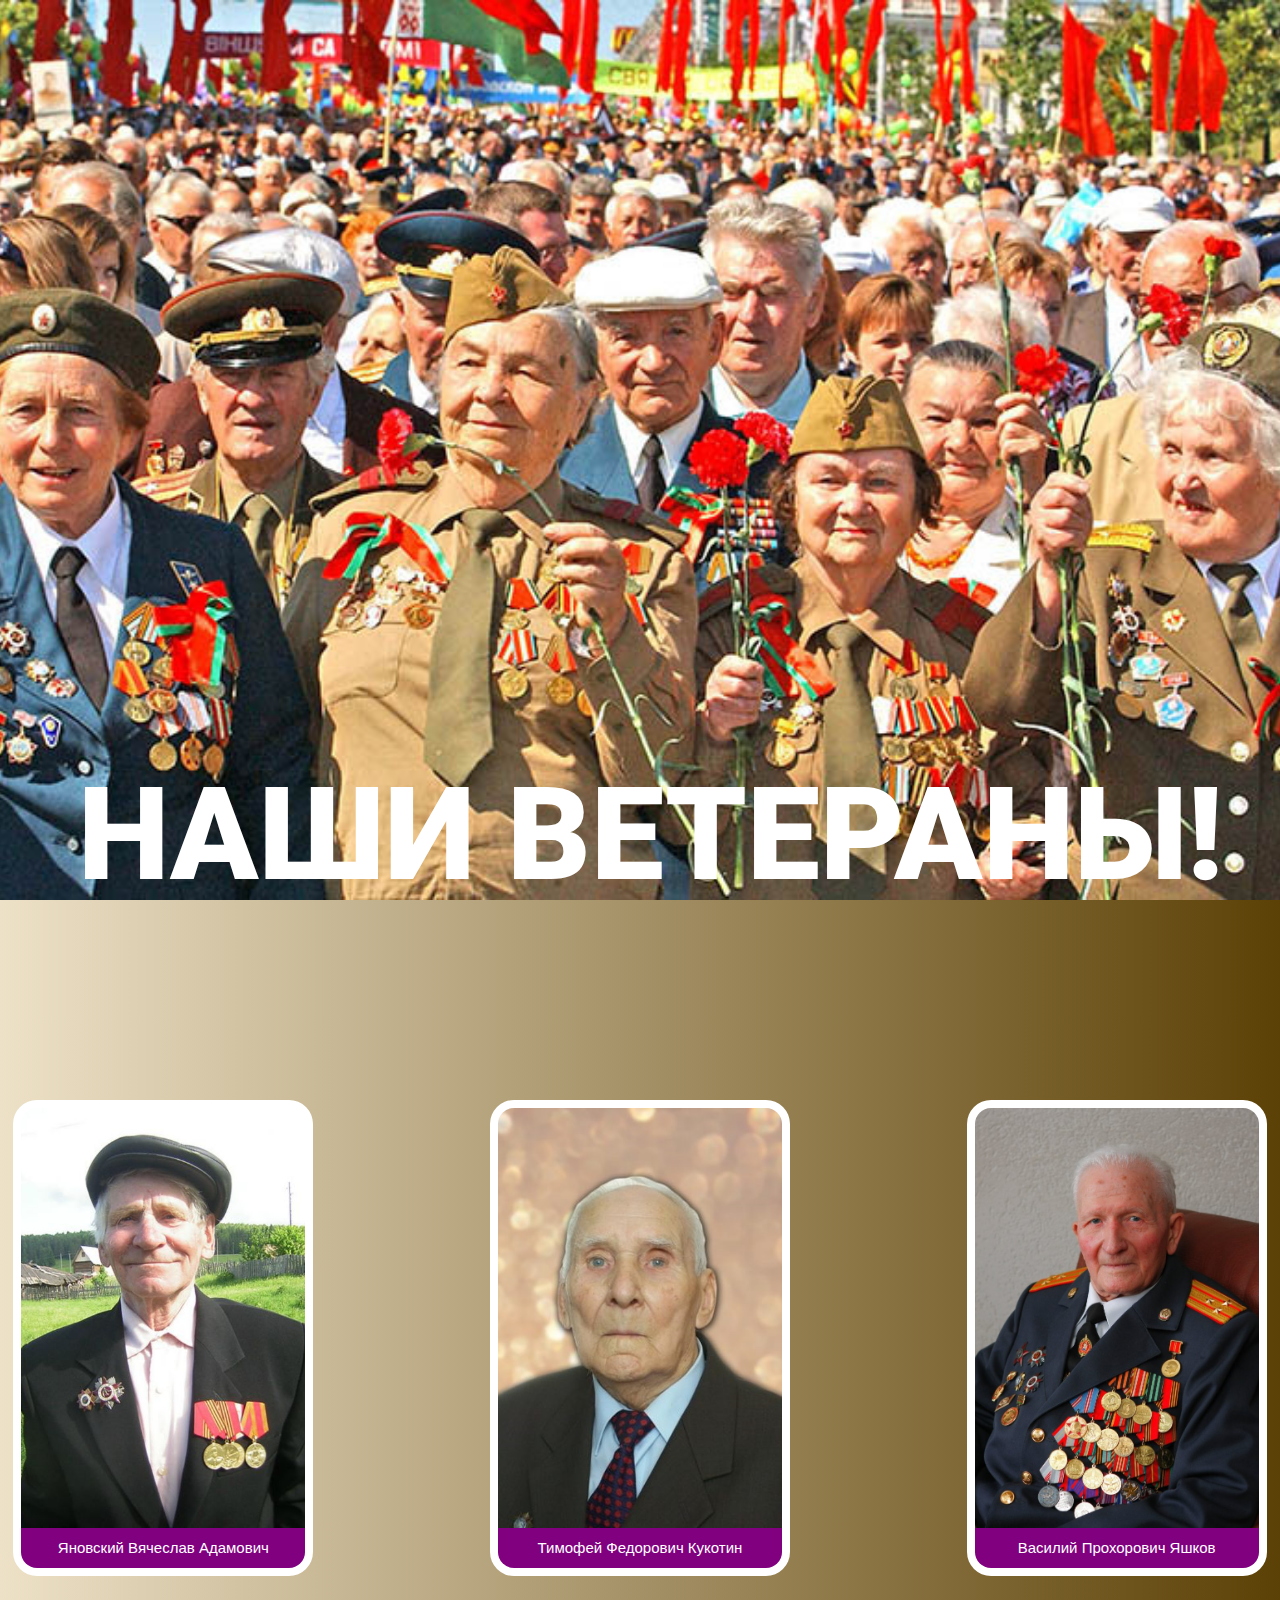
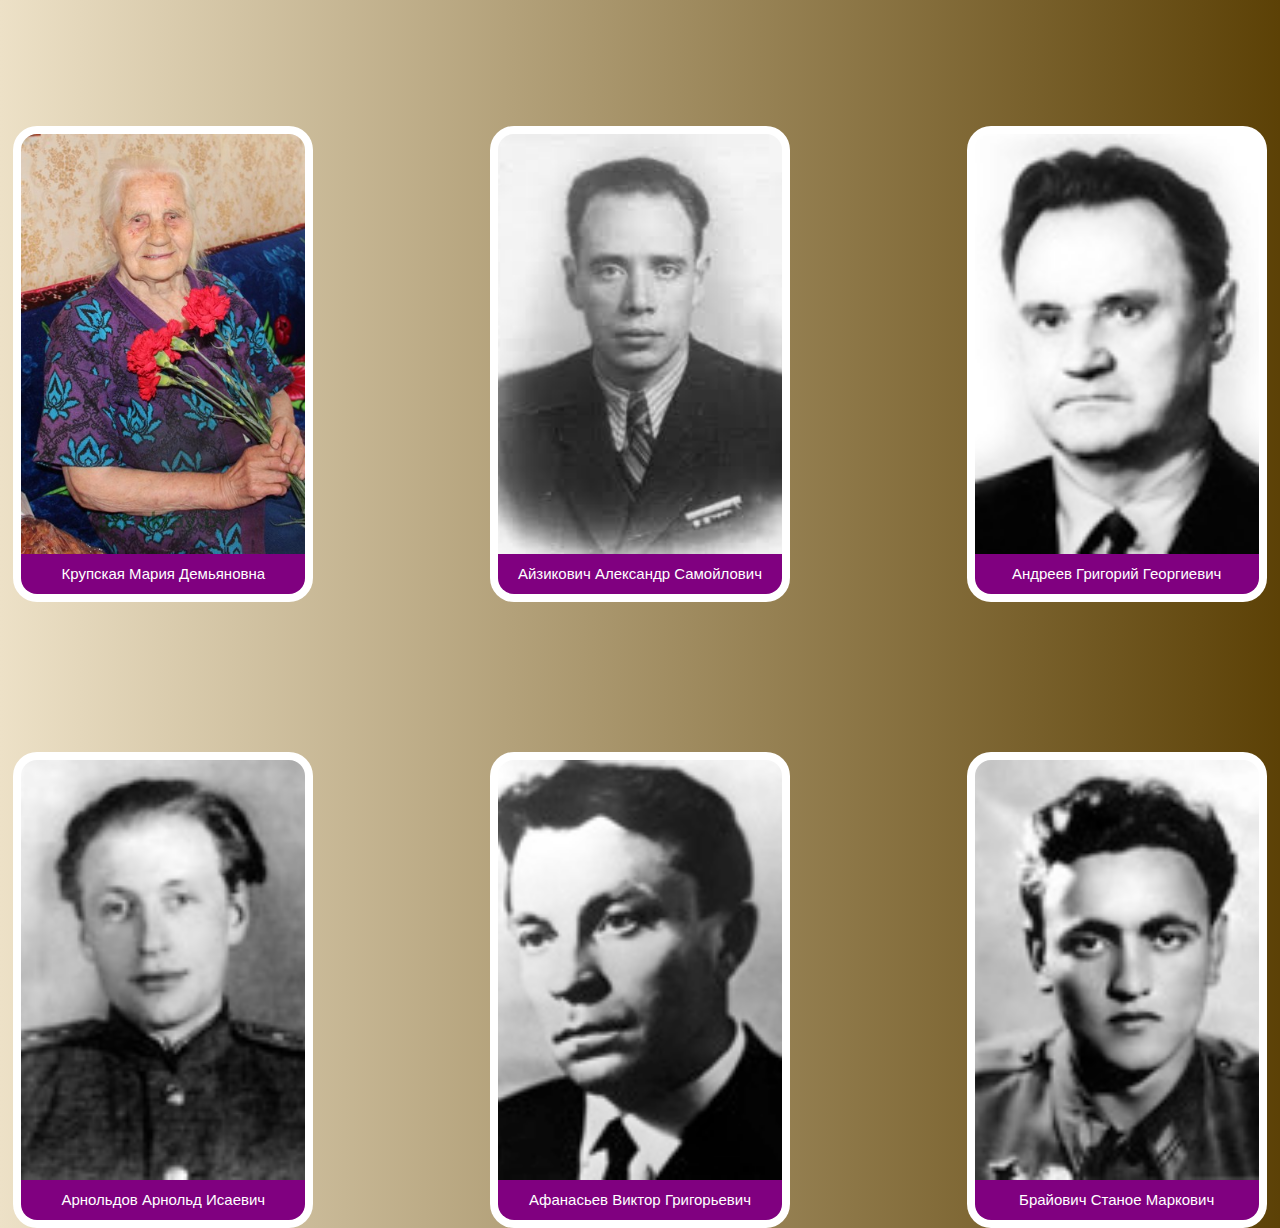
<file: veterans-main/index.html>
<html lang="en">
<head>
	<meta charset="UTF-8">
	<meta name="viewport" content="width=device-width, initial-scale=1.0">
	<title>Ветераны</title>
	<link rel="preconnect" href="https://fonts.googleapis.com">
<link rel="preconnect" href="https://fonts.gstatic.com" crossorigin>
<link href="https://fonts.googleapis.com/css2?family=Roboto:wght@400;700;900&display=swap" rel="stylesheet">
<link rel="stylesheet" href="css/veterans.css">
</head>
<body>
<header>
<div class="header-container">
		<div class="header__title">НАШИ ВЕТЕРАНЫ!</div>
</div>
</header>
<main>

	<div class="catalog__wrapper">
		<div class="catalog__wrap__list">
		<ul class="catalog__list">
		<li class="catalog__item">
			<article class="product">
				<img src="img2/1.png" class="product__image">
				<h3 class="product__title">
				<a href="p1.html">	<button class="product__detail"> Яновский Вячеслав Адамович </button>
			</a>	</h3>
				<div class="details"></div>
			</article>
		</li>


		<li class="catalog__item">
			<article class="product">
				<img src="img2/2.png"  class="product__image">
				<h3 class="product__title">
			<a href="p2.html">		<button class="product__detail">Тимофей Федорович Кукотин</button></a>
				</h3>
				<div class="details"></div>
			</article>
		</li>


		<li class="catalog__item">
			<article class="product">
				<img src="img2/3.jpg" alt="Мясная бомба" class="product__image">
				<h3 class="product__title">
		<a href="p3.html">		<button class="product__detail">Василий Прохорович Яшков</button></a>
				</h3>
				<div class="details"></div>
			</article>
		</li>


		<li class="catalog__item">
			<article class="product">
				<img src="img2/4.jpg" alt="Мясная бомба" class="product__image">
				<h3 class="product__title">
			<a href="p4.html">		<button class="product__detail">Крупская Мария Демьяновна</button></a>
				</h3>
				<div class="details"></div>
			</article>
		</li>


		<li class="catalog__item">
			<article class="product">
				<img src="img2/5.png"  class="product__image">
				<h3 class="product__title">
			<a href="p5.html">		<button class="product__detail">Айзикович Александр Самойлович</button></a>
				</h3>
				<div class="details"></div>
			</article>
		</li>


		<li class="catalog__item">
			<article class="product">
				<img src="img2/6.jpg"  class="product__image">
				<h3 class="product__title">
			<a href="p6.html">		<button class="product__detail">Андреев Григорий Георгиевич </button></a>
				</h3>
				<div class="details"></div>
			</article>
		</li>


		<li class="catalog__item">
			<article class="product">
				<img src="img2/7.jpg" alt="Мясная бомба" class="product__image">
				<h3 class="product__title">
		<a href="p7.html">			<button class="product__detail">Арнольдов Арнольд Исаевич</button></a>
				</h3>
				<div class="details"></div>
			</article>
		</li>


		<li class="catalog__item">
			<article class="product">
				<img src="img2/8.jpg" alt="Мясная бомба" class="product__image">
				<h3 class="product__title">
				<a href="p8.html">	<button class="product__detail">Афанасьев Виктор Григорьевич</button>
					</a>
				</h3>
				<div class="details"></div>
			</article>
		</li>


		<li class="catalog__item">
			<article class="product">
				<img src="img2/9.jpg"  class="product__image">
				<h3 class="product__title">
				<a href="p9.html">	<button class="product__detail">Брайович Станое Маркович</button></a>
				</h3>
				<div class="details"></div>
			</article>
		</li>

		</ul>
			
	</div>

	</div>
	</div>
</main>

</body>
</html>
</file>
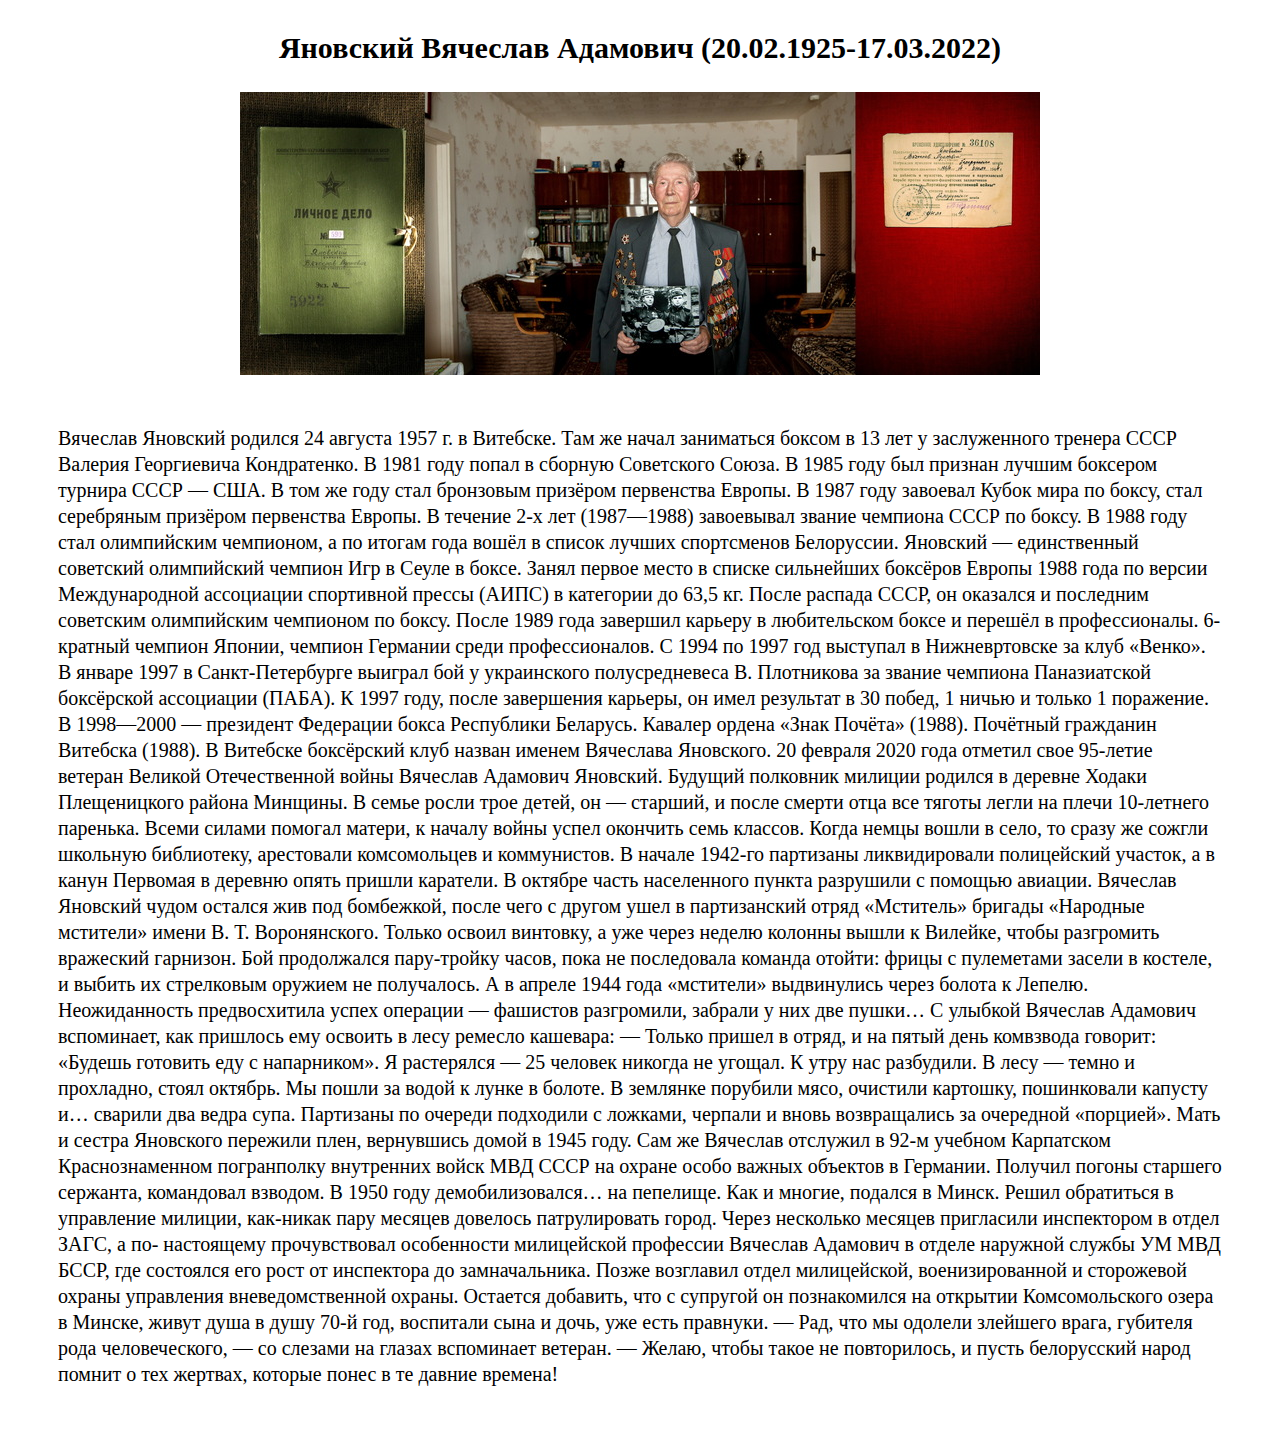
<file: veterans-main/p1.html>
<!DOCTYPE html>
<html lang="en">
<head>
	<meta charset="UTF-8">
	<meta name="viewport" content="width=device-width, initial-scale=1.0">
	<title>Яновский Вячеслав Адамович (20.02.1925-17.03.2022)</title>
	<link rel="stylesheet" href="css/1.css">
</head>
<body>
	<header header__el>
		<div class="title1">Яновский Вячеслав Адамович (20.02.1925-17.03.2022)</div>
		<img src="img2/11.jpg" alt=""  class="img1">

		<div class="content">
			
			
			Вячеслав Яновский родился 24 августа 1957 г. в Витебске. Там же начал заниматься боксом в 13 лет у заслуженного тренера СССР Валерия Георгиевича Кондратенко. В 1981 году попал в сборную Советского Союза. В 1985 году был признан лучшим боксером турнира СССР — США. В том же году стал бронзовым призёром первенства Европы.

В 1987 году завоевал Кубок мира по боксу, стал серебряным призёром первенства Европы. В течение 2-х лет (1987—1988) завоевывал звание чемпиона СССР по боксу.

В 1988 году стал олимпийским чемпионом, а по итогам года вошёл в список лучших спортсменов Белоруссии. Яновский — единственный советский олимпийский чемпион Игр в Сеуле в боксе. Занял первое место в списке сильнейших боксёров Европы 1988 года по версии Международной ассоциации спортивной прессы (АИПС) в категории до 63,5 кг. После распада СССР, он оказался и последним советским олимпийским чемпионом по боксу. После 1989 года завершил карьеру в любительском боксе и перешёл в профессионалы.

6-кратный чемпион Японии, чемпион Германии среди профессионалов.

С 1994 по 1997 год выступал в Нижневртовске за клуб «Венко». В январе 1997 в Санкт-Петербурге выиграл бой у украинского полусредневеса В. Плотникова за звание чемпиона Паназиатской боксёрской ассоциации (ПАБА). К 1997 году, после завершения карьеры, он имел результат в 30 побед, 1 ничью и только 1 поражение.

В 1998—2000 — президент Федерации бокса Республики Беларусь.

Кавалер ордена «Знак Почёта» (1988). Почётный гражданин Витебска (1988). В Витебске боксёрский клуб назван именем Вячеслава Яновского.
			20 февраля 2020 года отметил свое 95-летие ветеран Великой Отечественной войны Вячеслав Адамович Яновский. Будущий полковник милиции родился в деревне Ходаки Плещеницкого района Минщины. В семье росли трое детей, он — старший, и после смерти отца все тяготы легли на плечи 10-летнего паренька. Всеми силами помогал матери, к началу войны успел окончить семь классов. Когда немцы вошли в село, то сразу же сожгли школьную библиотеку, арестовали ком­сомольцев и коммунистов. В начале 1942-го партизаны ликвидировали полицейский участок, а в канун Первомая в деревню опять пришли каратели. В октябре часть насе­ленного пункта разрушили с помощью авиации. Вячеслав Яновский чудом остался жив под бомбежкой, после чего с другом ушел в партизанский отряд «Мститель» бригады «Народные мстители» имени В. Т. Воронянского.

			Только освоил винтовку, а уже через неделю колонны вышли к Вилейке, чтобы разгромить вражеский гарнизон. Бой продолжался пару-тройку часов, пока не последовала команда отойти: фрицы с пулеметами засели в костеле, и выбить их стрелковым оружием не получалось. А в апреле 1944 года «мстители» выдвинулись через болота к Лепе­лю. Неожиданность предвосхитила успех операции — фа­шистов разгромили, забрали у них две пушки…
			
			С улыбкой Вячеслав Адамович вспоминает, как при­шлось ему освоить в лесу ремесло кашевара:
			
			— Только пришел в отряд, и на пятый день комвзвода говорит: «Будешь готовить еду с напарником». Я растерялся — 25 человек никогда не угощал. К утру нас разбуди­ли. В лесу — темно и прохладно, стоял октябрь. Мы пошли за водой к лунке в болоте. В землянке порубили мясо, очистили картошку, пошинковали капусту и… сварили два ведра супа. Партизаны по очереди подходили с ложками, черпали и вновь возвращались за очередной «порцией».
			
			Мать и сестра Яновского пережили плен, вернув­шись домой в 1945 году. Сам же Вячеслав отслужил в 92-м учебном Карпатском Краснознаменном погранпол­ку внутренних войск МВД СССР на охране особо важных объектов в Германии. Получил погоны старшего сержан­та, командовал взводом. В 1950 году демобилизовался… на пепелище. Как и многие, подался в Минск. Решил обратиться в управление милиции, как-никак пару ме­сяцев довелось патрулировать город. Через несколько месяцев пригласили инспектором в отдел ЗАГС, а по- настоящему прочувствовал особенности милицейской профессии Вячеслав Адамович в отделе наружной служ­бы УМ МВД БССР, где состоялся его рост от инспектора до замначальника. Позже возглавил отдел милицейской, военизированной и сторожевой охраны управления вне­ведомственной охраны.		
			Остается добавить, что с супругой он познакомился на открытии Комсомольского озера в Минске, живут душа в душу 70-й год, воспитали сына и дочь, уже есть правнуки.
			
			— Рад, что мы одолели злейшего врага, губителя рода человеческого, — со слезами на глазах вспоминает ветеран. — Желаю, чтобы такое не повторилось, и пусть белорусский народ помнит о тех жертвах, которые понес в те давние времена!</div>
	</header>
</body>
</html>
</file>
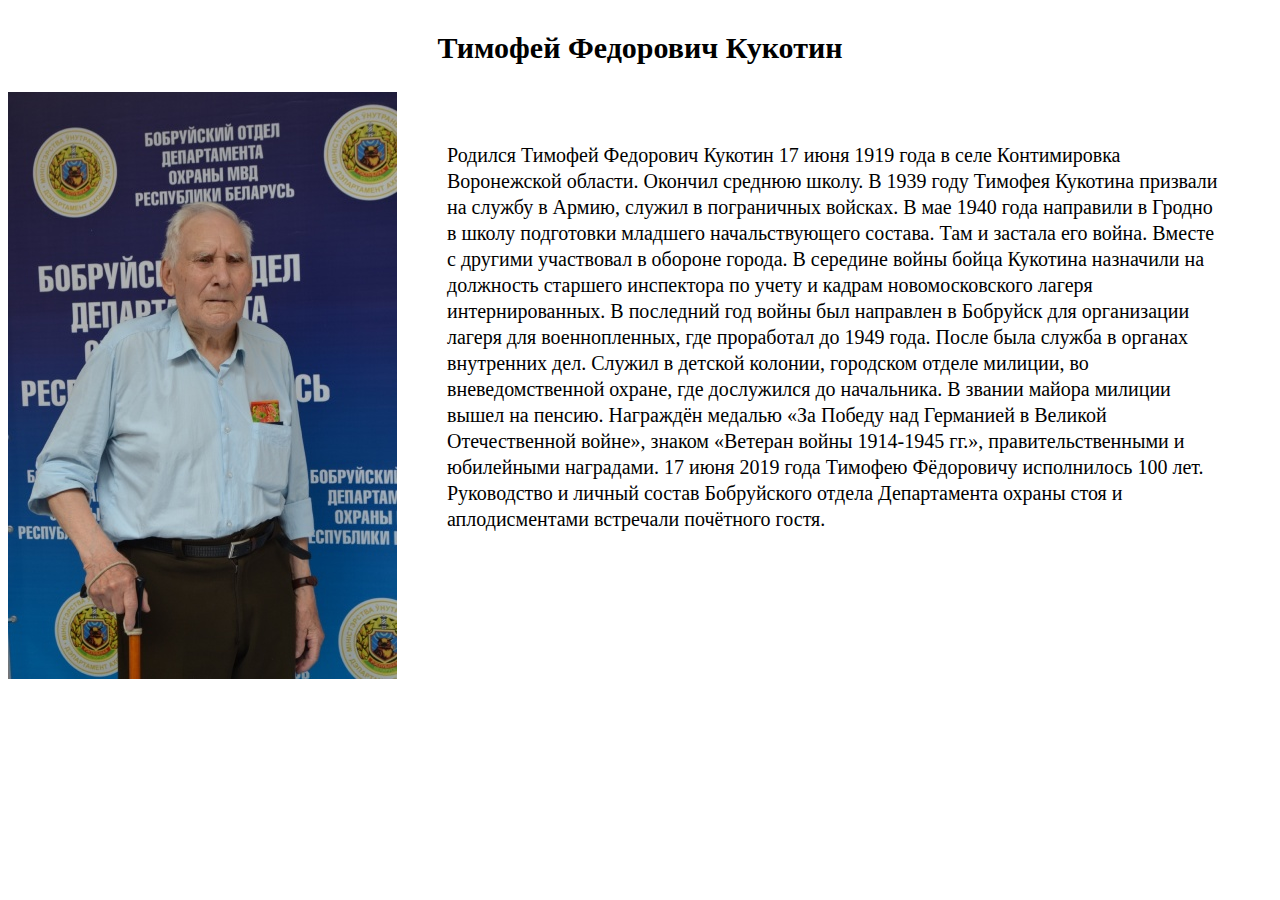
<file: veterans-main/p2.html>
<!DOCTYPE html>
<html lang="en">
<head>
	<meta charset="UTF-8">
	<meta name="viewport" content="width=device-width, initial-scale=1.0">
	<title>Тимофей Федорович Кукотин</title>
	<link rel="stylesheet" href="css/2.css">
</head>
<body>
	<header header__el>

	
		<div class="title1">Тимофей Федорович Кукотин</div>
		<div class="header__content">
		<img src="img2/22.jpg" alt=""  class="img1">

		<div class="content">Родился Тимофей Федорович Кукотин 17 июня 1919 года в селе Контимировка Воронежской области. Окончил среднюю школу.


			В 1939 году Тимофея Кукотина призвали на службу в Армию, служил в пограничных войсках. В мае 1940 года направили в Гродно в школу подготовки младшего начальствующего состава. Там и застала его война. Вместе с другими участвовал в обороне города.
			
			
			В середине войны бойца Кукотина назначили на должность старшего инспектора по учету и кадрам новомосковского лагеря интернированных. В последний год войны был направлен в Бобруйск для организации лагеря для военнопленных, где проработал до 1949 года.
			
			
			После была служба в органах внутренних дел. Служил в детской колонии, городском отделе милиции, во вневедомственной охране, где дослужился до начальника. В звании майора милиции вышел на пенсию.
			
			
			Награждён медалью «За Победу над Германией в Великой Отечественной войне», знаком «Ветеран войны 1914-1945 гг.», правительственными и юбилейными наградами.
			
			
			17 июня 2019 года Тимофею Фёдоровичу исполнилось 100 лет. Руководство и личный состав Бобруйского отдела Департамента охраны стоя и аплодисментами встречали почётного гостя.</div>
		</div>
	
		</header>
</body>
</html>
</file>
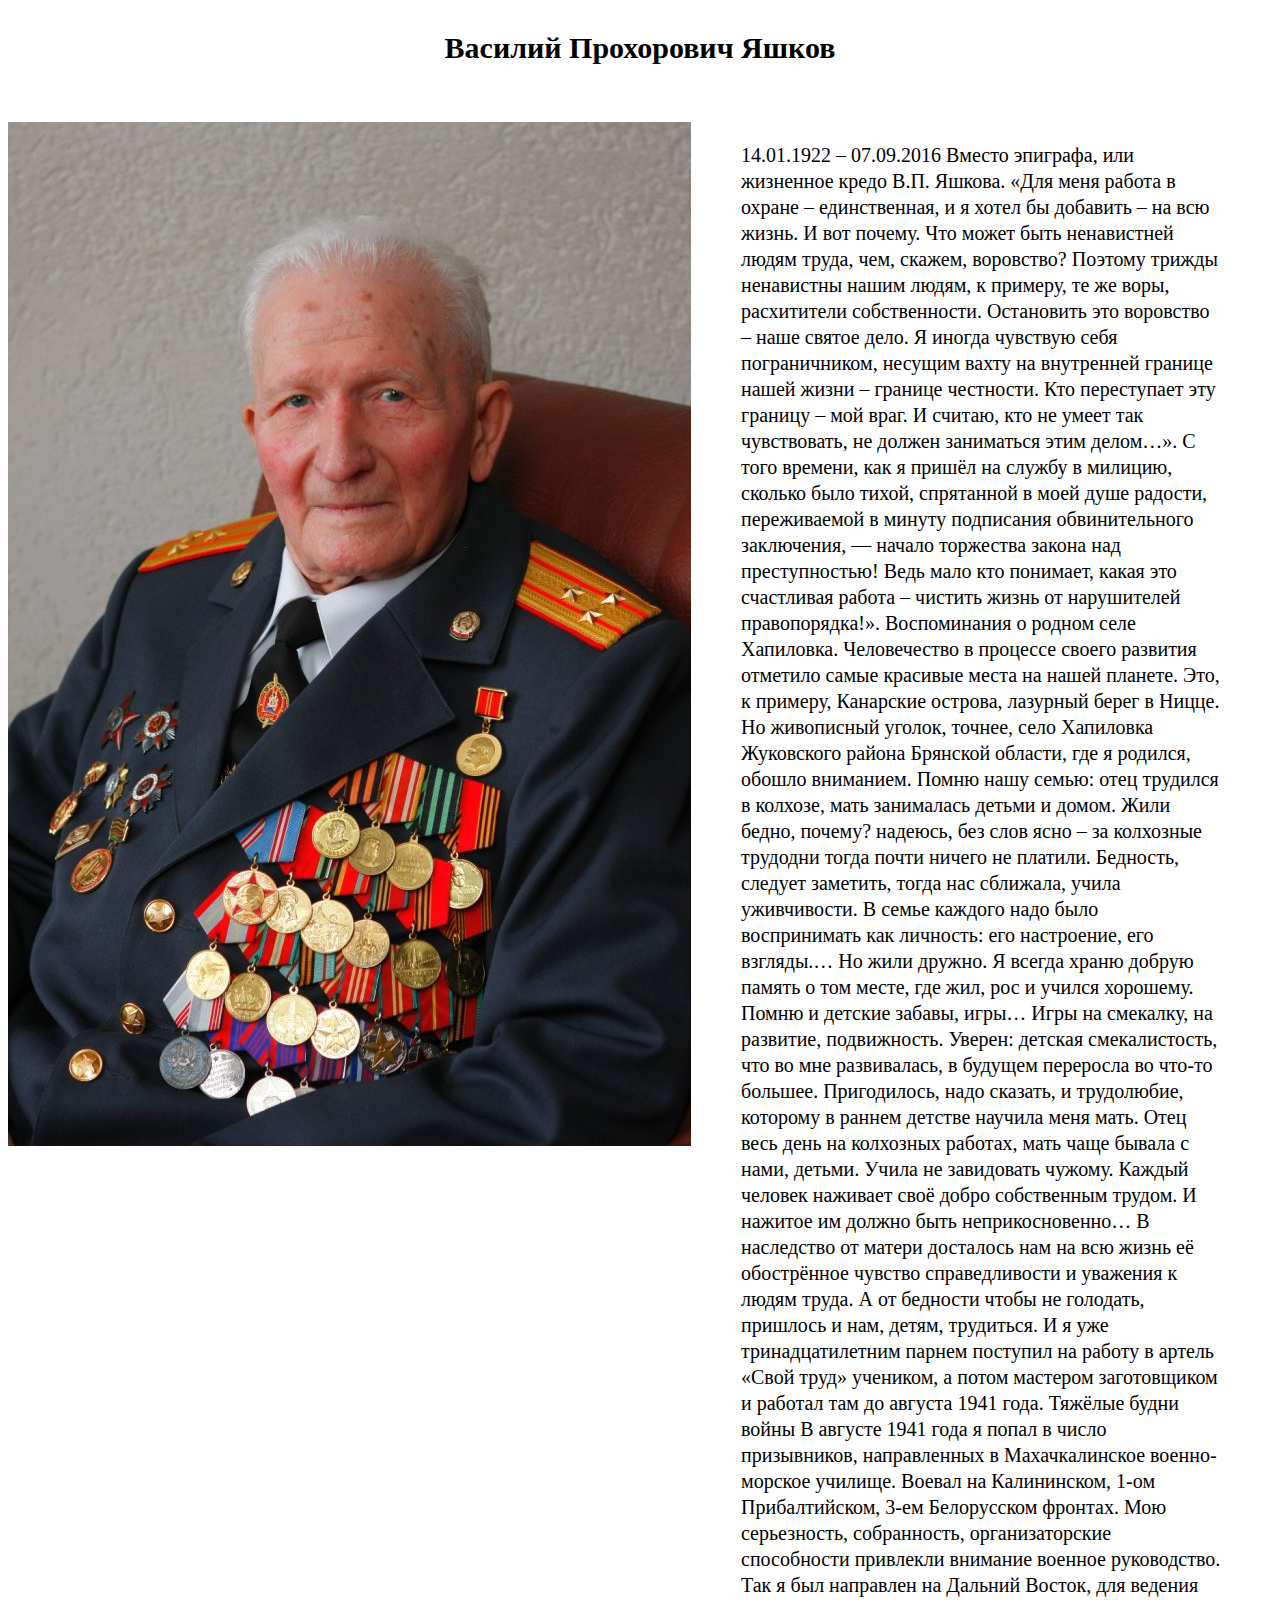
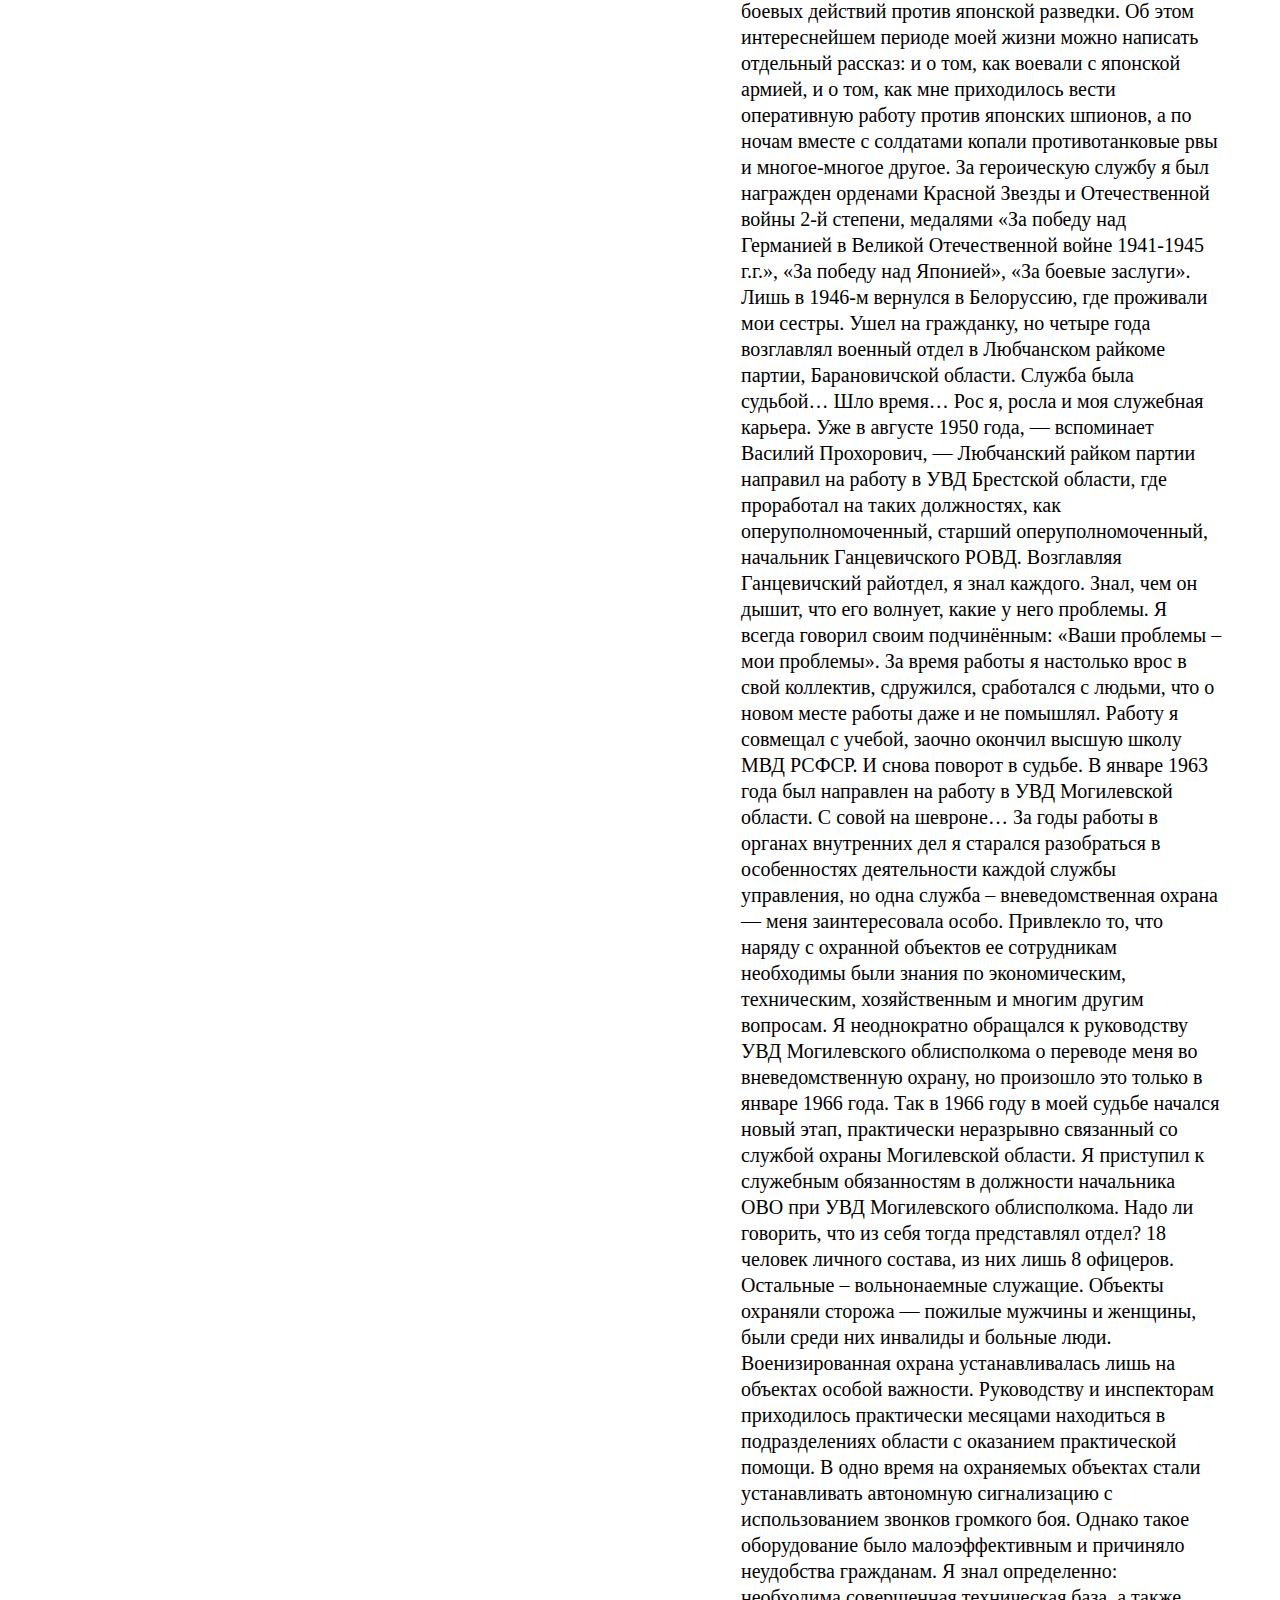
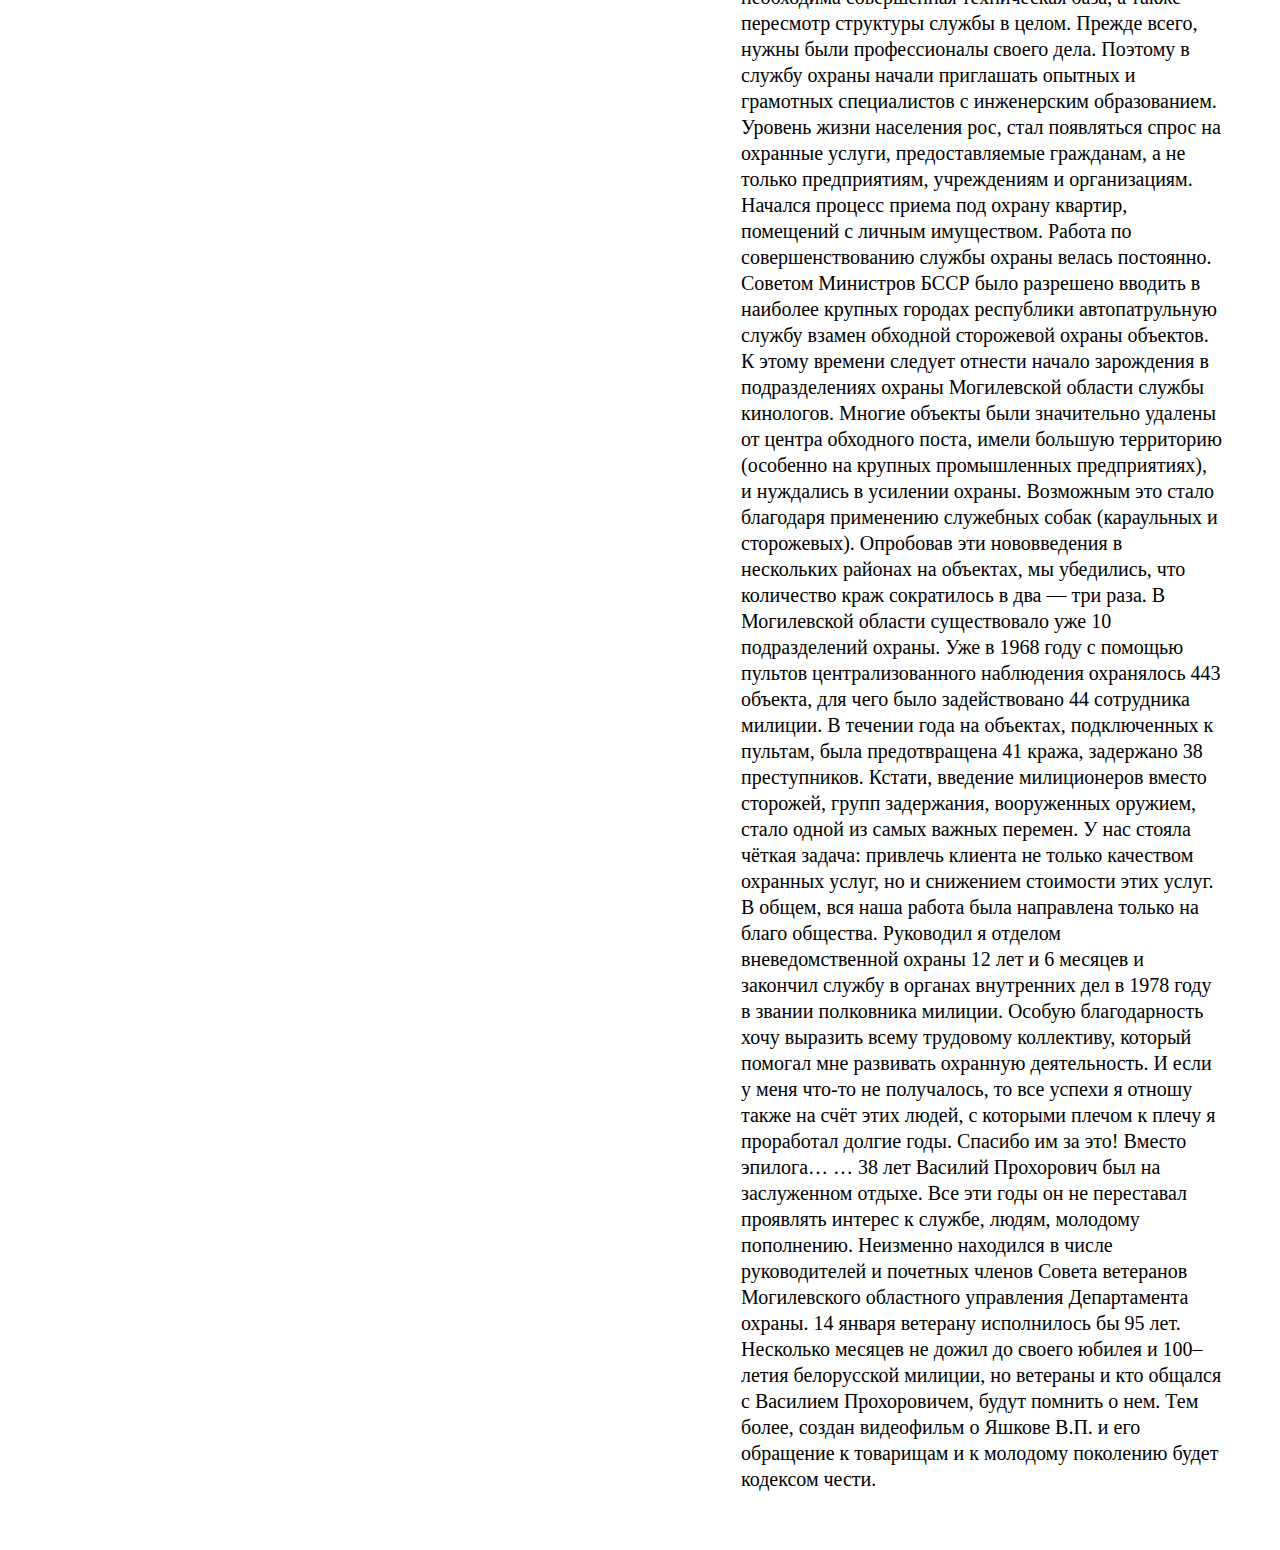
<file: veterans-main/p3.html>
<!DOCTYPE html>
<html lang="en">
<head>
	<meta charset="UTF-8">
	<meta name="viewport" content="width=device-width, initial-scale=1.0">
	<title>Василий Прохорович Яшков</title>
	<link rel="stylesheet" href="css/3.css">
</head>
<body>
	<header header__el>

	
		<div class="title1">Василий Прохорович Яшков</div>
		<div class="header__content">
		<img src="img2/3.jpg" alt=""  class="img1">

		<div class="content">  14.01.1922 – 07.09.2016

			Вместо эпиграфа, или жизненное кредо В.П. Яшкова.
			
			«Для меня работа в охране – единственная, и я хотел бы добавить – на всю жизнь. И вот почему. Что может быть ненавистней людям труда, чем, скажем, воровство? Поэтому трижды ненавистны нашим людям, к примеру, те же воры, расхитители собственности. Остановить это воровство – наше святое дело. Я иногда чувствую себя пограничником, несущим вахту на внутренней границе нашей жизни – границе честности. Кто переступает эту границу – мой враг. И считаю, кто не умеет так чувствовать, не должен заниматься этим делом…». С того времени, как я пришёл на службу в милицию, сколько было тихой, спрятанной в моей душе радости, переживаемой в минуту подписания обвинительного заключения, — начало торжества закона над преступностью! Ведь мало кто понимает, какая это счастливая работа – чистить жизнь от нарушителей правопорядка!».
			
			Воспоминания о родном селе Хапиловка.
			
						 Человечество в процессе своего развития отметило самые красивые места на нашей планете. Это, к примеру, Канарские острова, лазурный берег в Ницце. Но живописный уголок, точнее, село Хапиловка Жуковского района Брянской области, где я родился, обошло вниманием. Помню нашу семью: отец трудился в колхозе, мать занималась детьми и домом. Жили бедно, почему? надеюсь, без слов ясно – за колхозные трудодни тогда почти ничего не платили. Бедность, следует заметить, тогда нас сближала, учила уживчивости. В семье каждого надо было воспринимать как личность: его настроение, его взгляды.… Но жили дружно. Я всегда храню добрую память о том месте, где жил, рос и учился хорошему. Помню и детские забавы, игры… Игры на смекалку, на развитие, подвижность. Уверен: детская смекалистость, что во мне развивалась, в будущем переросла во что-то большее. Пригодилось, надо сказать, и трудолюбие, которому в раннем детстве научила меня мать. Отец весь день на колхозных работах, мать чаще бывала с нами, детьми. Учила не завидовать чужому. Каждый человек наживает своё  добро собственным трудом. И нажитое им должно быть неприкосновенно… В наследство от матери досталось нам на всю жизнь её обострённое чувство справедливости и уважения к людям труда.
			
			А от бедности чтобы не голодать, пришлось и нам, детям, трудиться.  И я уже тринадцатилетним  парнем поступил на работу в артель «Свой труд» учеником, а потом мастером заготовщиком и работал там до августа 1941 года.
			
			Тяжёлые будни войны
			
			В августе 1941 года я попал в число призывников, направленных в Махачкалинское военно-морское училище. Воевал  на Калининском, 1-ом Прибалтийском, 3-ем Белорусском фронтах. Мою серьезность, собранность, организаторские способности привлекли внимание военное руководство. Так я был направлен на Дальний Восток, для ведения боевых действий против японской разведки. Об этом интереснейшем периоде моей жизни можно написать отдельный рассказ: и о том, как воевали с японской армией, и о том, как мне приходилось вести оперативную работу против японских шпионов, а по ночам вместе с солдатами копали противотанковые рвы и многое-многое другое. За героическую службу я был награжден орденами Красной Звезды и Отечественной войны 2-й  степени, медалями «За победу над Германией в Великой Отечественной войне 1941-1945 г.г.», «За победу над Японией», «За боевые заслуги». Лишь в 1946-м вернулся в Белоруссию, где проживали мои сестры. Ушел на гражданку, но четыре года возглавлял военный отдел в Любчанском райкоме партии, Барановичской области.
			
			Служба была судьбой…
			
			Шло время… Рос я, росла и моя служебная карьера. Уже в августе 1950 года, — вспоминает Василий Прохорович, — Любчанский райком партии  направил на работу в УВД Брестской области, где проработал на таких должностях, как оперуполномоченный, старший оперуполномоченный, начальник Ганцевичского РОВД. Возглавляя Ганцевичский райотдел, я знал каждого. Знал, чем он дышит, что его волнует, какие у него проблемы. Я всегда говорил своим подчинённым: «Ваши проблемы – мои проблемы». За время работы я настолько врос в свой коллектив, сдружился, сработался с людьми, что о новом месте работы даже и не помышлял. Работу я совмещал с учебой, заочно окончил высшую школу МВД РСФСР. И снова поворот в судьбе. В январе 1963 года был направлен на работу в УВД Могилевской области.
			
			С совой на шевроне…
			
			За годы работы в органах внутренних дел я старался разобраться в особенностях деятельности каждой службы управления, но одна служба – вневедомственная охрана —  меня заинтересовала особо. Привлекло то, что наряду с охранной объектов ее сотрудникам необходимы были знания по экономическим, техническим, хозяйственным и многим другим вопросам. Я неоднократно обращался к руководству УВД Могилевского облисполкома о переводе меня во  вневедомственную охрану, но произошло это только в январе 1966 года. Так в 1966 году в моей судьбе начался новый этап, практически неразрывно связанный со службой охраны Могилевской области. Я приступил к служебным обязанностям в должности начальника ОВО при УВД Могилевского облисполкома. Надо ли говорить, что из себя тогда представлял отдел? 18 человек личного состава, из них лишь 8 офицеров. Остальные – вольнонаемные служащие. Объекты охраняли сторожа —  пожилые мужчины и женщины, были среди них инвалиды и больные люди. Военизированная охрана устанавливалась лишь на объектах особой важности. Руководству и инспекторам приходилось практически месяцами находиться в подразделениях области с оказанием практической помощи.
			
			В одно время на охраняемых объектах стали устанавливать автономную сигнализацию с использованием звонков громкого боя. Однако  такое оборудование было малоэффективным и причиняло неудобства гражданам.
			
			Я знал определенно: необходима совершенная техническая база, а также пересмотр структуры  службы в целом. Прежде всего, нужны были профессионалы своего дела. Поэтому в службу охраны начали приглашать опытных и грамотных специалистов с инженерским образованием.
			
			Уровень жизни населения рос, стал появляться спрос на охранные услуги, предоставляемые гражданам, а не только предприятиям, учреждениям и организациям. Начался процесс приема под охрану квартир, помещений с личным имуществом.
			
			Работа по совершенствованию службы охраны велась постоянно. Советом Министров БССР было разрешено вводить в наиболее крупных городах республики автопатрульную службу взамен обходной сторожевой охраны объектов. К этому времени следует отнести начало зарождения в подразделениях охраны Могилевской области службы кинологов. Многие объекты были значительно удалены от центра обходного поста, имели большую территорию (особенно на крупных промышленных предприятиях), и нуждались в усилении охраны. Возможным это стало благодаря применению служебных собак (караульных и сторожевых). Опробовав эти нововведения в нескольких районах на объектах, мы убедились, что количество краж сократилось в два — три раза.
			
			В Могилевской области существовало уже 10 подразделений охраны. Уже в 1968 году с помощью пультов централизованного наблюдения охранялось 443 объекта, для чего было задействовано 44 сотрудника милиции. В течении года на объектах, подключенных к пультам, была предотвращена 41 кража, задержано 38 преступников.
			
			Кстати, введение милиционеров вместо сторожей, групп задержания, вооруженных оружием, стало одной из самых важных перемен. У нас стояла чёткая задача: привлечь клиента не только качеством охранных услуг, но и снижением стоимости этих услуг. В общем, вся наша работа была направлена только на благо общества. Руководил я отделом вневедомственной охраны 12 лет и 6 месяцев и закончил службу в органах внутренних дел в 1978 году в звании полковника милиции. Особую благодарность хочу выразить всему трудовому коллективу, который помогал мне развивать охранную деятельность. И если  у меня что-то не получалось, то все успехи я отношу также на счёт этих людей, с которыми плечом к плечу я проработал долгие годы. Спасибо им за это!
			
			Вместо эпилога…
			
			… 38 лет Василий Прохорович был на заслуженном отдыхе. Все эти годы он не переставал проявлять интерес к службе, людям, молодому пополнению. Неизменно находился в числе руководителей и почетных членов Совета ветеранов Могилевского областного управления Департамента охраны.
			
			14 января ветерану исполнилось бы 95 лет. Несколько месяцев не дожил до своего юбилея и 100–летия белорусской милиции, но ветераны  и кто общался с Василием Прохоровичем, будут помнить о нем. Тем более, создан видеофильм о Яшкове В.П. и его обращение к товарищам и к молодому поколению будет кодексом чести.</div>
		</div>
	
		</header>
</body>
</html>
</file>
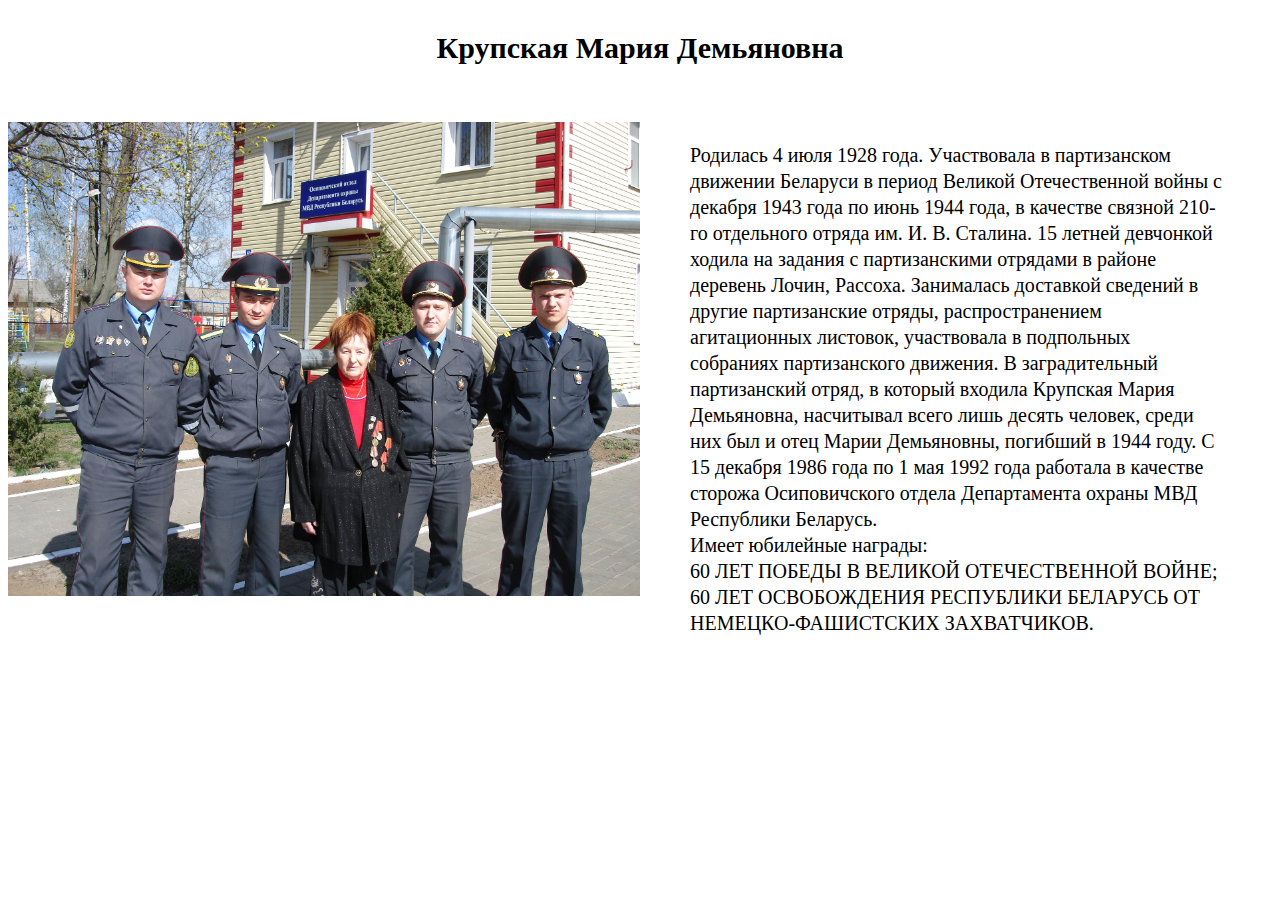
<file: veterans-main/p4.html>
<!DOCTYPE html>
<html lang="en">
<head>
	<meta charset="UTF-8">
	<meta name="viewport" content="width=device-width, initial-scale=1.0">
	<title>Крупская Мария Демьяновна</title>
	<link rel="stylesheet" href="css/4.css">
</head>
<body>
	<header header__el>

	
		<div class="title1">Крупская Мария Демьяновна</div>
		<div class="header__content">
		<img src="img2/44.jpg" alt=""  class="img1">

		<div class="content"> 

			Родилась 4 июля 1928 года. Участвовала в партизанском движении Беларуси в период Великой Отечественной войны с декабря 1943 года по июнь 1944 года, в качестве связной 210- го отдельного отряда им. И. В. Сталина.

			15 летней девчонкой ходила на задания с партизанскими отрядами в районе деревень Лочин, Рассоха. Занималась доставкой сведений в другие партизанские отряды, распространением агитационных листовок, участвовала в подпольных собраниях партизанского движения.
			
			В заградительный партизанский отряд, в который входила Крупская Мария Демьяновна, насчитывал всего лишь десять человек, среди них был и отец Марии Демьяновны, погибший в 1944 году.
			
			С 15 декабря 1986 года по 1 мая 1992 года работала в качестве сторожа Осиповичского отдела Департамента охраны МВД Республики Беларусь. 
			<br>
			Имеет юбилейные награды:  <br>
			
			60 ЛЕТ ПОБЕДЫ В ВЕЛИКОЙ ОТЕЧЕСТВЕННОЙ ВОЙНЕ;
			<br>
			60 ЛЕТ ОСВОБОЖДЕНИЯ РЕСПУБЛИКИ БЕЛАРУСЬ ОТ НЕМЕЦКО-ФАШИСТСКИХ ЗАХВАТЧИКОВ.
</div>
		</div>

	
		</header>
</body>
</html>
</file>
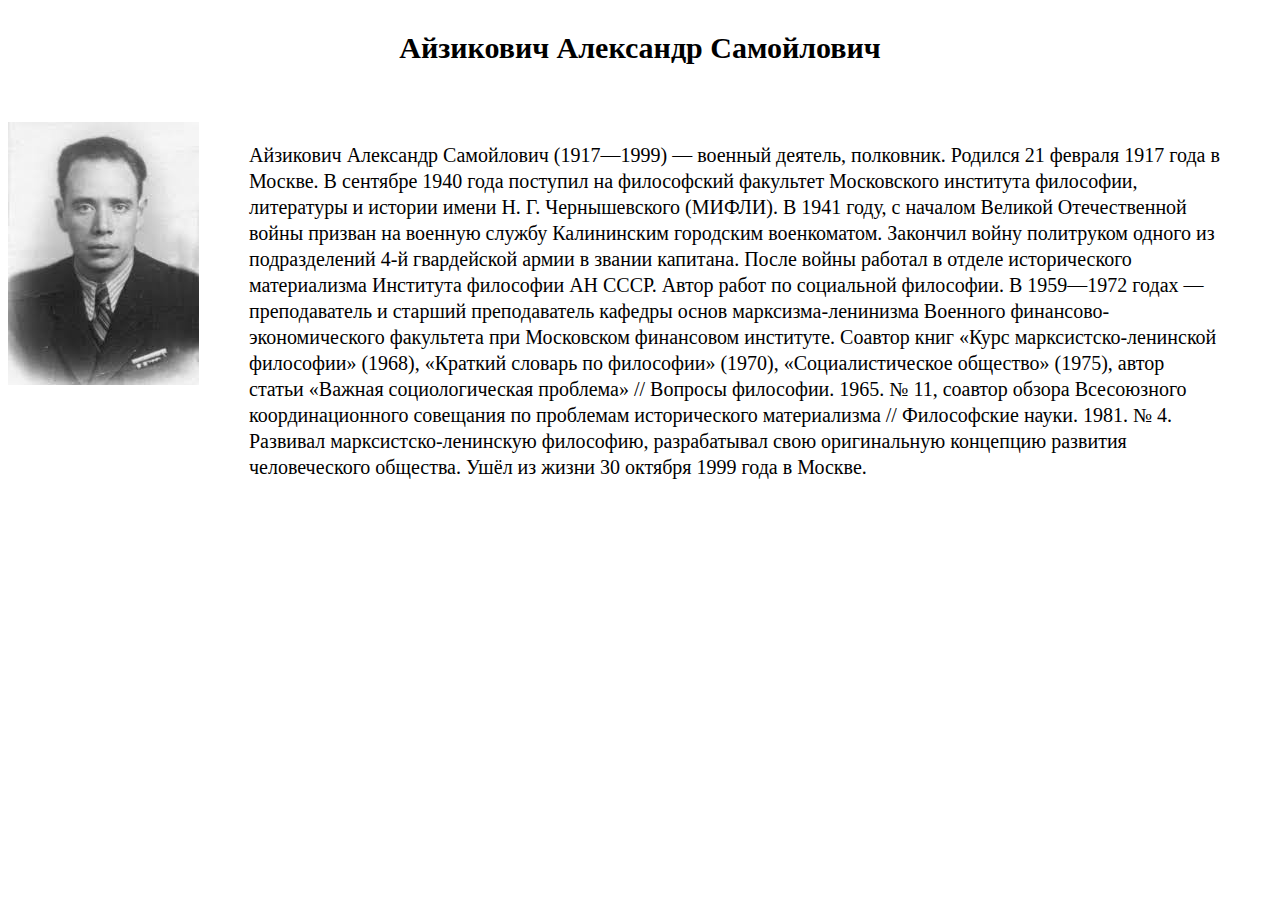
<file: veterans-main/p5.html>
<!DOCTYPE html>
<html lang="en">
<head>
	<meta charset="UTF-8">
	<meta name="viewport" content="width=device-width, initial-scale=1.0">
	<title>Айзикович Александр Самойлович</title>
	<link rel="stylesheet" href="css/4.css">
</head>
<body>
	<header header__el>
		<div class="title1">Айзикович Александр Самойлович</div>
		<div class="header__content">
		<img src="img2/5.png" alt=""  class="img1">

		<div class="content"> 
			Айзикович Александр Самойлович (1917—1999) — военный деятель, полковник.

			Родился 21 февраля 1917 года в Москве.
			
			В сентябре 1940 года поступил на философский факультет Московского института философии, литературы и истории имени Н. Г. Чернышевского (МИФЛИ).
			
			В 1941 году, с началом Великой Отечественной войны призван на военную службу Калининским городским военкоматом.
			
			Закончил войну политруком одного из подразделений 4-й гвардейской армии в звании капитана.
			
			После войны работал в отделе исторического материализма Института философии АН СССР. Автор работ по социальной философии.
			
			В 1959—1972 годах — преподаватель и старший преподаватель кафедры основ марксизма-ленинизма Военного финансово-экономического факультета при Московском финансовом институте.
			
			Соавтор книг «Курс марксистско-ленинской философии» (1968), «Краткий словарь по философии» (1970), «Социалистическое общество» (1975), автор статьи «Важная социологическая проблема» // Вопросы философии. 1965. № 11, соавтор обзора Всесоюзного координационного совещания по проблемам исторического материализма // Философские науки. 1981. № 4. Развивал марксистско-ленинскую философию, разрабатывал свою оригинальную концепцию развития человеческого общества.
			
			Ушёл из жизни 30 октября 1999 года в Москве.
</div>
		</div>

	
		</header>
</body>
</html>
</file>
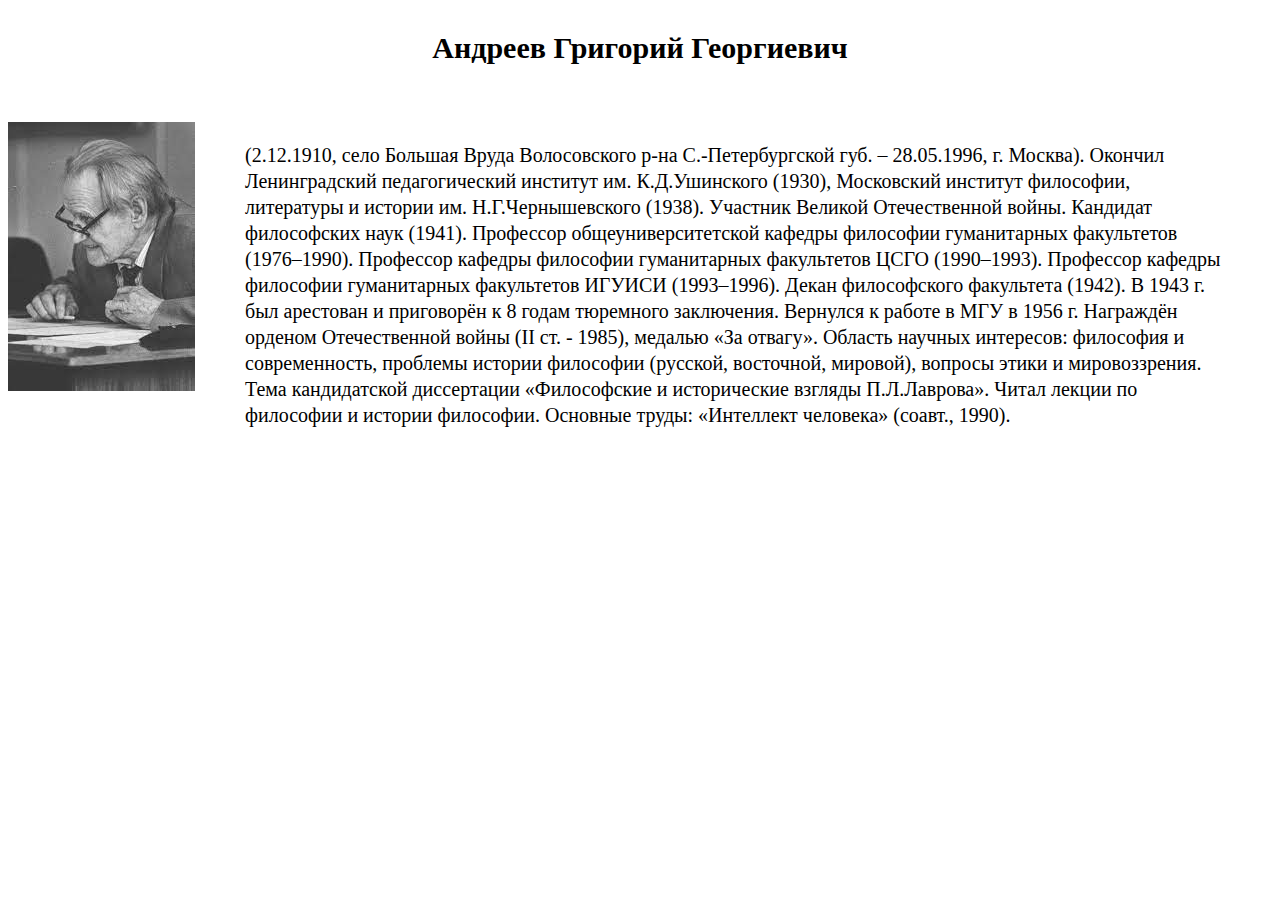
<file: veterans-main/p6.html>
<!DOCTYPE html>
<html lang="en">
<head>
	<meta charset="UTF-8">
	<meta name="viewport" content="width=device-width, initial-scale=1.0">
	<title>Андреев Григорий Георгиевич</title>
	<link rel="stylesheet" href="css/4.css">
</head>
<body>
	<header header__el>
		<div class="title1">Андреев Григорий Георгиевич</div>
		<div class="header__content">
		<img src="img2/66.png" alt=""  class="img1">

		<div class="content"> 

			(2.12.1910, село Большая Вруда Волосовского р-на С.-Петербургской губ. – 28.05.1996, г. Москва). Окончил Ленинградский педагогический институт им. К.Д.Ушинского (1930), Московский институт философии, литературы и истории им. Н.Г.Чернышевского (1938). Участник Великой Отечественной войны.

Кандидат философских наук (1941).

Профессор общеуниверситетской кафедры философии гуманитарных факультетов (1976–1990). Профессор кафедры философии гуманитарных факультетов ЦСГО (1990–1993). Профессор кафедры философии гуманитарных факультетов ИГУИСИ (1993–1996). Декан философского факультета (1942). В 1943 г. был арестован и приговорён к 8 годам тюремного заключения. Вернулся к работе в МГУ в 1956 г.

Награждён орденом Отечественной войны (II ст. - 1985), медалью «За отвагу».

Область научных интересов: философия и современность, проблемы истории философии (русской, восточной, мировой), вопросы этики и мировоззрения.

Тема кандидатской диссертации «Философские и исторические взгляды П.Л.Лаврова».

Читал лекции по философии и истории философии.

Основные труды: «Интеллект человека» (соавт., 1990).
</div>
		</div>

	
		</header>
</body>
</html>
</file>
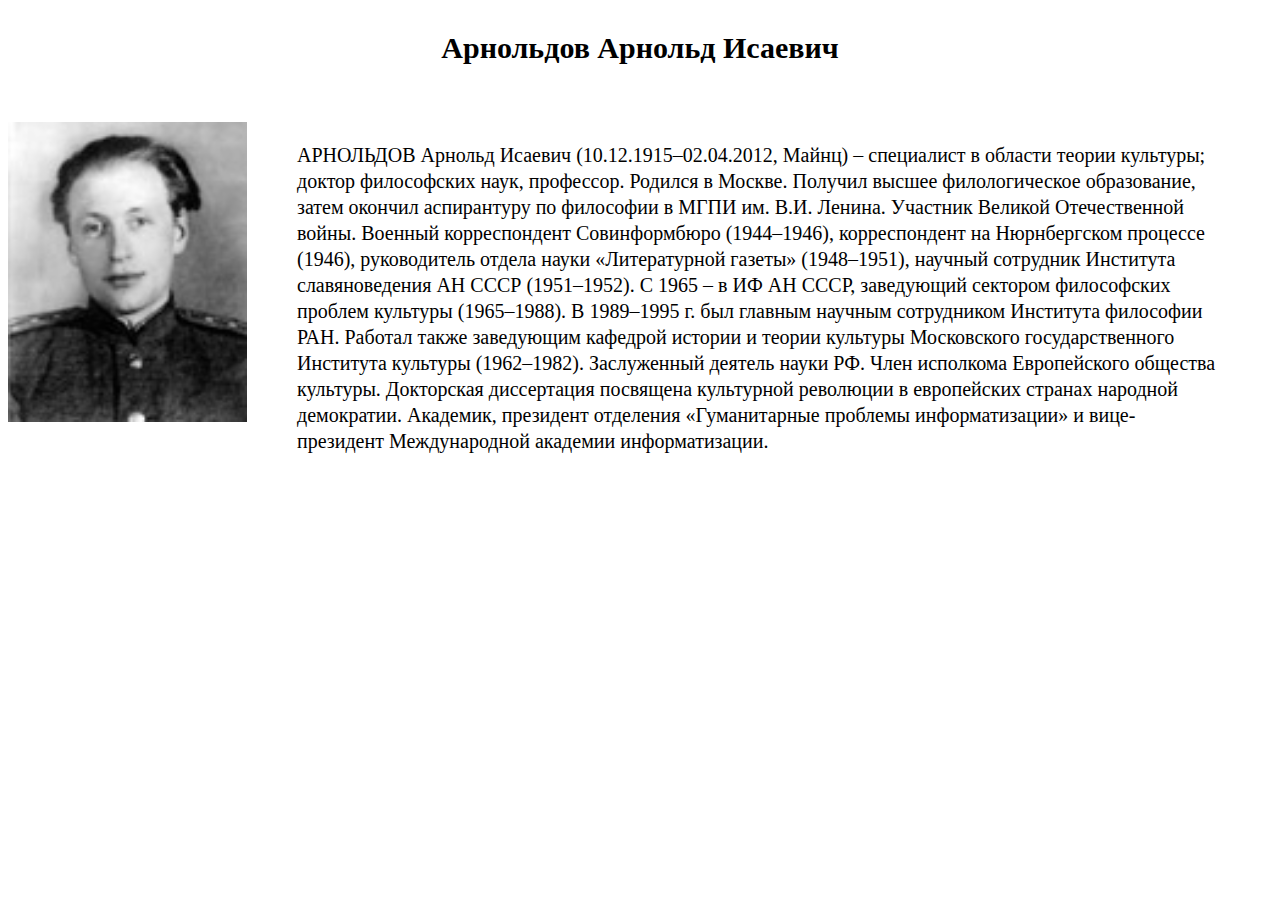
<file: veterans-main/p7.html>
<!DOCTYPE html>
<html lang="en">
<head>
	<meta charset="UTF-8">
	<meta name="viewport" content="width=device-width, initial-scale=1.0">
	<title>Арнольдов Арнольд Исаевич</title>
	<link rel="stylesheet" href="css/5.css">
</head>
<body>
	<header header__el>
		<div class="title1">Арнольдов Арнольд Исаевич</div>
		<div class="header__content">
		<img src="img2/7.jpg" alt=""  class="img1">

		<div class="content"> 
			АРНОЛЬДОВ Арнольд Исаевич (10.12.1915–02.04.2012, Майнц) – специалист в области теории культуры; доктор философских наук, профессор. Родился в Москве. Получил высшее филологическое образование, затем окончил аспирантуру по философии в МГПИ им. В.И. Лени­на. Участник Великой Отечественной войны. Военный коррес­пондент Совинформбюро (1944–1946), корреспондент на Нюрнбергском процессе (1946), руководитель отдела науки «Литературной газеты» (1948–1951), научный сотрудник Института славя­новедения АН СССР (1951–1952). С 1965 – в ИФ АН СССР, заведующий сектором философских проблем культуры (1965–1988). В 1989–1995 г. был главным научным сотрудником Института философии РАН. Работал также заведующим кафедрой истории и теории культуры Московского государственного Института культуры (1962–1982). Зас­луженный деятель науки РФ. Член исполкома Европейского общества культуры. Докторская диссертация посвящена культурной революции в европейских странах народной демократии. Академик, президент отделения «Гуманитарные про­блемы информатизации» и вице-президент Международной академии информатизации.

</div>
		</div>

	
		</header>
</body>
</html>
</file>
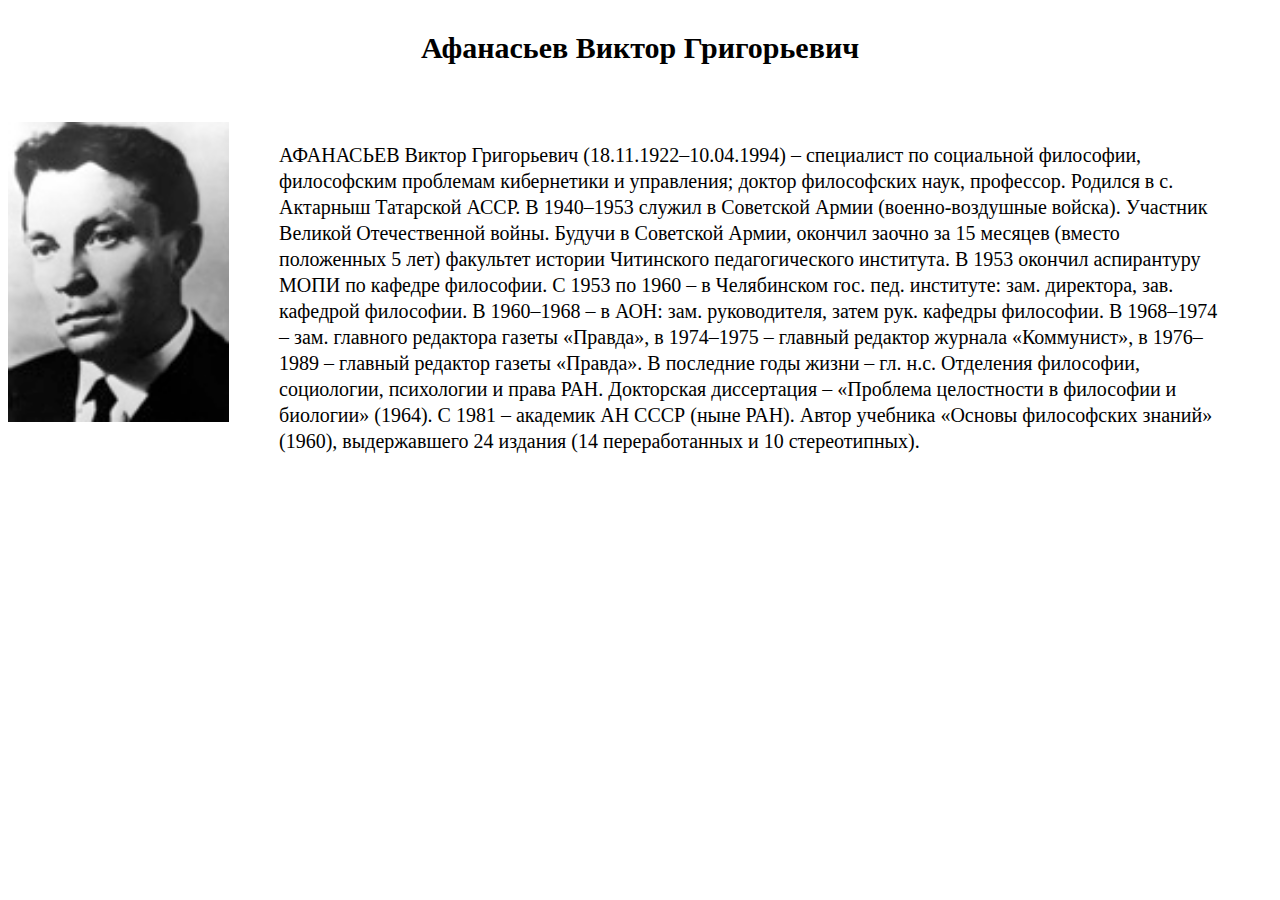
<file: veterans-main/p8.html>
<!DOCTYPE html>
<html lang="en">
<head>
	<meta charset="UTF-8">
	<meta name="viewport" content="width=device-width, initial-scale=1.0">
	<title>Афанасьев Виктор Григорьевич</title>
	<link rel="stylesheet" href="css/5.css">
</head>
<body>
	<header header__el>
		<div class="title1">Афанасьев Виктор Григорьевич</div>
		<div class="header__content">
		<img src="img2/8.jpg" alt=""  class="img1">

		<div class="content"> 

			АФАНАСЬЕВ Виктор Григорьевич (18.11.1922–10.04.1994) – специалист по социальной философии, философским проблемам кибернетики и управления; ­доктор философских наук, профессор. Родился в с. Актарныш Татарской АССР. В 1940–1953 служил в Советской Армии (военно-воздушные войска). Участник Великой Отечественной войны. Будучи в Советской Армии, окончил заочно за 15 месяцев (вместо положенных 5 лет) ­факультет истории Читинского педагогического ­института. В 1953 окончил аспирантуру МОПИ по кафедре философии. С 1953 по 1960 – в Челябинском гос. пед. ­институте: зам. директора, зав. кафедрой философии. В 1960–1968 – в АОН: зам. руководителя, затем рук. кафедры философии. В 1968–1974 – зам. главного редактора газеты «Правда», в 1974–1975 – главный редактор журнала «Коммунист», в 1976–1989 – главный редактор газеты «Правда». В последние годы жизни – гл. н.с. Отделения философии, социологии, психологии и права РАН. Докторская диссертация – «Проблема целостности в философии и биологии» (1964). С 1981 – академик АН СССР (ныне РАН). Автор учебника «Основы философских знаний» (1960), выдержавшего 24 издания (14 переработанных и 10 стереотипных).
</div>
		</div>

	
		</header>
</body>
</html>
</file>
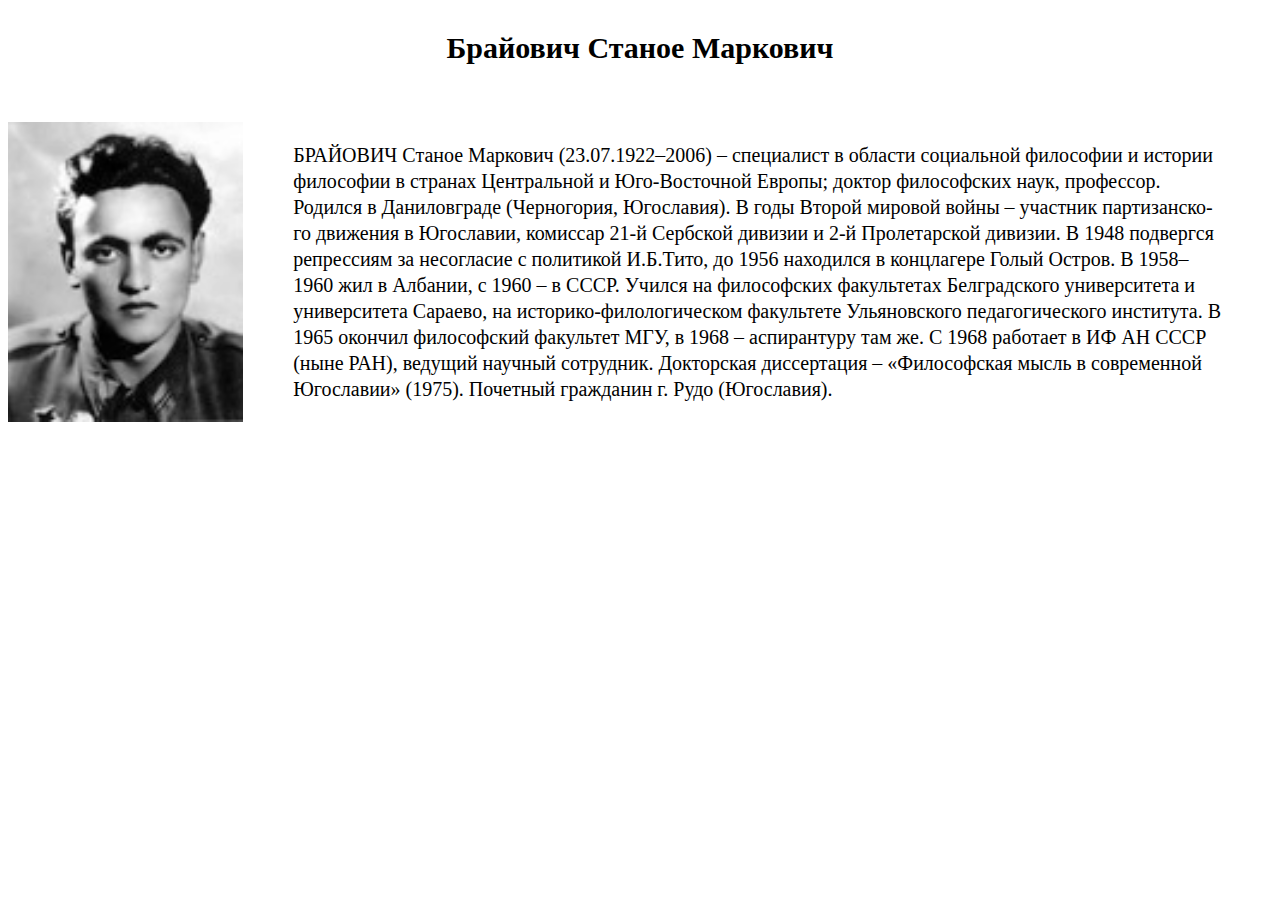
<file: veterans-main/p9.html>
<!DOCTYPE html>
<html lang="en">
<head>
	<meta charset="UTF-8">
	<meta name="viewport" content="width=device-width, initial-scale=1.0">
	<title>Брайович Станое Маркович</title>
	<link rel="stylesheet" href="css/5.css">
</head>
<body>
	<header header__el>
		<div class="title1">Брайович Станое Маркович</div>
		<div class="header__content">
		<img src="img2/9.jpg" alt=""  class="img1">

		<div class="content"> 
			БРАЙОВИЧ Станое Маркович (23.07.1922–2006) – специалист в области социальной философии и истории философии в странах Центральной и Юго-Восточной Европы; доктор философских наук, профессор. Родился в Даниловграде (Черногория, Югославия). В годы Второй мировой войны – участник партизанско­го движения в Югославии, комиссар 21-й Сербской ди­визии и 2-й Пролетарской дивизии. В 1948 подвергся репрессиям за несогласие с политикой И.Б.Тито, до 1956 находился в концлагере Голый Остров. В 1958–1960 жил в Албании, с 1960 – в СССР. Учился на философских факультетах Белградского университета и университета Сараево, на историко-филологическом факультете Ульяновского педагогического института. В 1965 окончил философский факультет МГУ, в 1968 – аспирантуру там же. С 1968 работает в ИФ АН СССР (ныне РАН), ведущий научный сотрудник. Докторская диссертация – «Философская мысль в современной Югославии» (1975). Почетный гражданин г. Рудо (Юго­славия).

 
</div>
		</div>

	
		</header>
</body>
</html>
</file>
<file: veterans-main/css/veterans.css>
h1,h2,h3,h4,h5,h6{
		margin:0;
	}

	*,
	*::before,
	*::after{
	box-sizing: border-box;
	margin: 0;
	padding: 0;
	}
	



.header-container{
  background: url(../img/veteran.jpg) no-repeat center center ;
      height: 100vh;
    background-size: cover;
    background-position: top;
    width: 100%;
    display: flex;
    justify-content: center;
    align-items: end
}

.header__title{

	font-family: 'Roboto', sans-serif;
    font-weight: 900;
    font-size: 130px;
line-height: 100%;
text-align: left;
padding-left: 20px;
color: #fff;

bottom: 40px;
}


.catalog__list{
	padding-top: 200px;
	display: grid;
	grid-template-columns:repeat(auto-fit, 300px);
	gap: 150px;
	justify-content: space-around;
	background: linear-gradient(to right, #ede1c7, #5c4106);
}

.product{
	display: flex;
	flex-direction: column;
	background:#fff;
	height: 100%;
	padding: 8px;
	border-radius: 24px;
	}
	
	li{
		list-style-type: none;
	}
	.product__image{
		width: 100%;
		height: 420px;
		object-fit: cover;
	
		border-radius: 16px 16px 0 0;
	}
	.product__price{
	font-size: 16px;
	font-weight: 600;
	line-height: 100%; /* 16px */
	}
	.product__title{
	font-size: 12px;
	font-weight: 400;
	line-height: 130%; /* 15.6px */
	flex-grow: 1;
	}
	

	.product__detail{
		width: 100%;
		background-color: purple;
		cursor: pointer;
		border-radius: 0 0 16px 16px;
		padding: 8px;
		border:none;
		font-size: 15px;
	color:#ffffff;
	line-height: 1.6;
	}
	.product__detail:hover {
		background-color: rgb(153, 32, 153);
	}
</file>
<file: veterans-main/css/1.css>
.title1{
	padding-top: 20px;
	text-align: center;
font-size: 30px; 
line-height:130% ;
font-weight: 600;
margin-bottom: 25px;
}

.img1{
display: flex;
	margin-left: auto;
	margin-right: auto;
}

.content{
	text-align: center;
	font-size: 20px; 
	line-height:130% ;
	font-weight: 400;
padding:  50px;
text-align: left;


}
</file>
<file: veterans-main/css/2.css>
.header__content{
	display: flex;
	justify-content:space-between ;
}


.title1{
	padding-top: 20px;
	text-align: center;
font-size: 30px; 
line-height:130% ;
font-weight: 600;
margin-bottom: 25px;
}

.img1{
display: flex;
	margin-left: auto;
	margin-right: auto;
}

.content{
	text-align: center;
	font-size: 20px; 
	line-height:130% ;
	font-weight: 400;
padding:  50px;
text-align: left;


}
</file>
<file: veterans-main/css/3.css>
.header__content{
	display: flex;
	align-items:flex-start;
	justify-content:space-between ;
}


.title1{
	padding-top: 20px;
	text-align: center;
font-size: 30px; 
line-height:130% ;
font-weight: 600;
margin-bottom: 25px;
}

.img1{
	margin-top: 30px;
display: flex;
	margin-left: auto;
	margin-right: auto;
}

.content{
	text-align: center;
	font-size: 20px; 
	line-height:130% ;
	font-weight: 400;
padding:  50px;
text-align: left;


}
</file>
<file: veterans-main/css/4.css>
.header__content{
	display: flex;
	align-items:flex-start;
	justify-content:space-between ;
}


.title1{
	padding-top: 20px;
	text-align: center;
font-size: 30px; 
line-height:130% ;
font-weight: 600;
margin-bottom: 25px;
}

.img1{
	margin-top: 30px;
display: flex;
	margin-left: auto;
	margin-right: auto;
	width: 50%;
}

.content{
	text-align: center;
	font-size: 20px; 
	line-height:130% ;
	font-weight: 400;
padding:  50px;
text-align: left;


}
</file>
<file: veterans-main/css/5.css>
.header__content{
	display: flex;
	align-items:flex-start;
	justify-content:space-between ;
}


.title1{
	padding-top: 20px;
	text-align: center;
font-size: 30px; 
line-height:130% ;
font-weight: 600;
margin-bottom: 25px;
}

.img1{
	margin-top: 30px;
display: flex;
	margin-left: auto;
	margin-right: auto;
	width: 90%;
	height:300px;
}

.content{
	text-align: center;
	font-size: 20px; 
	line-height:130% ;
	font-weight: 400;
padding:  50px;
text-align: left;


}
</file>
